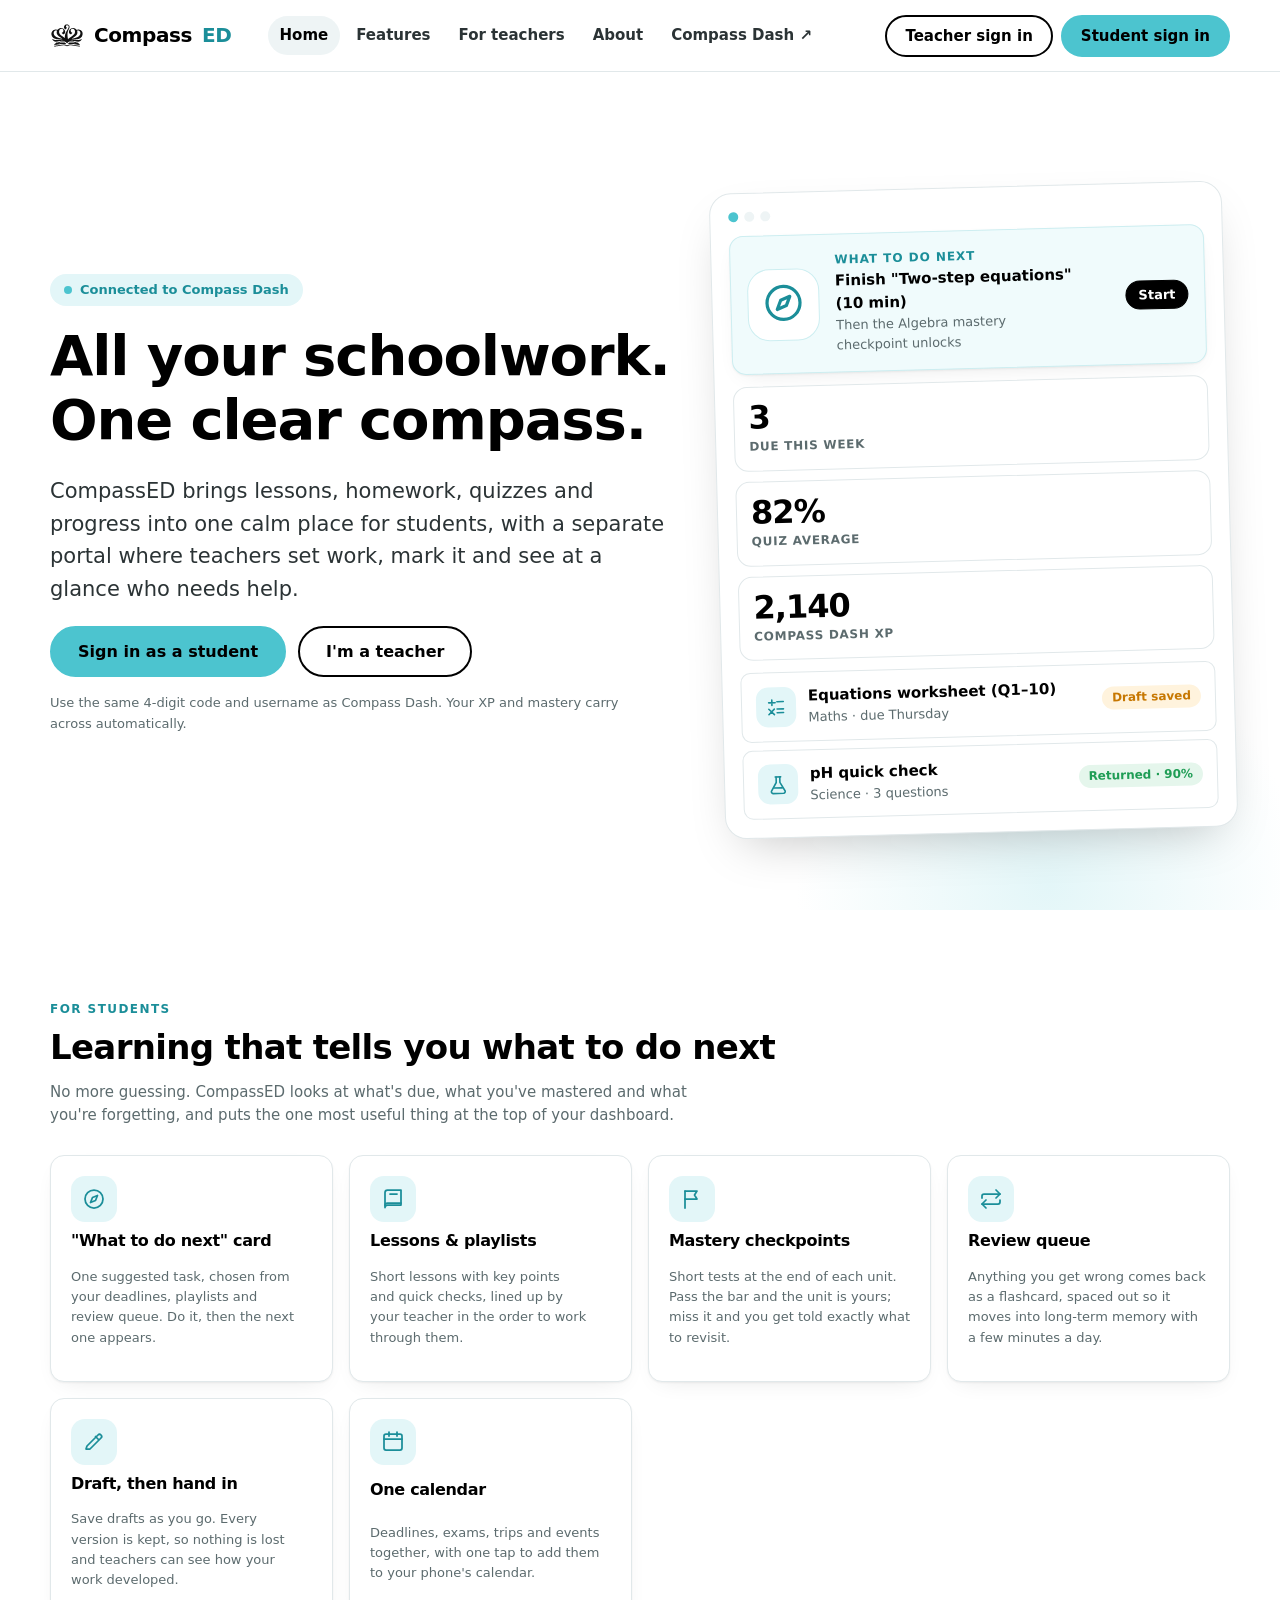
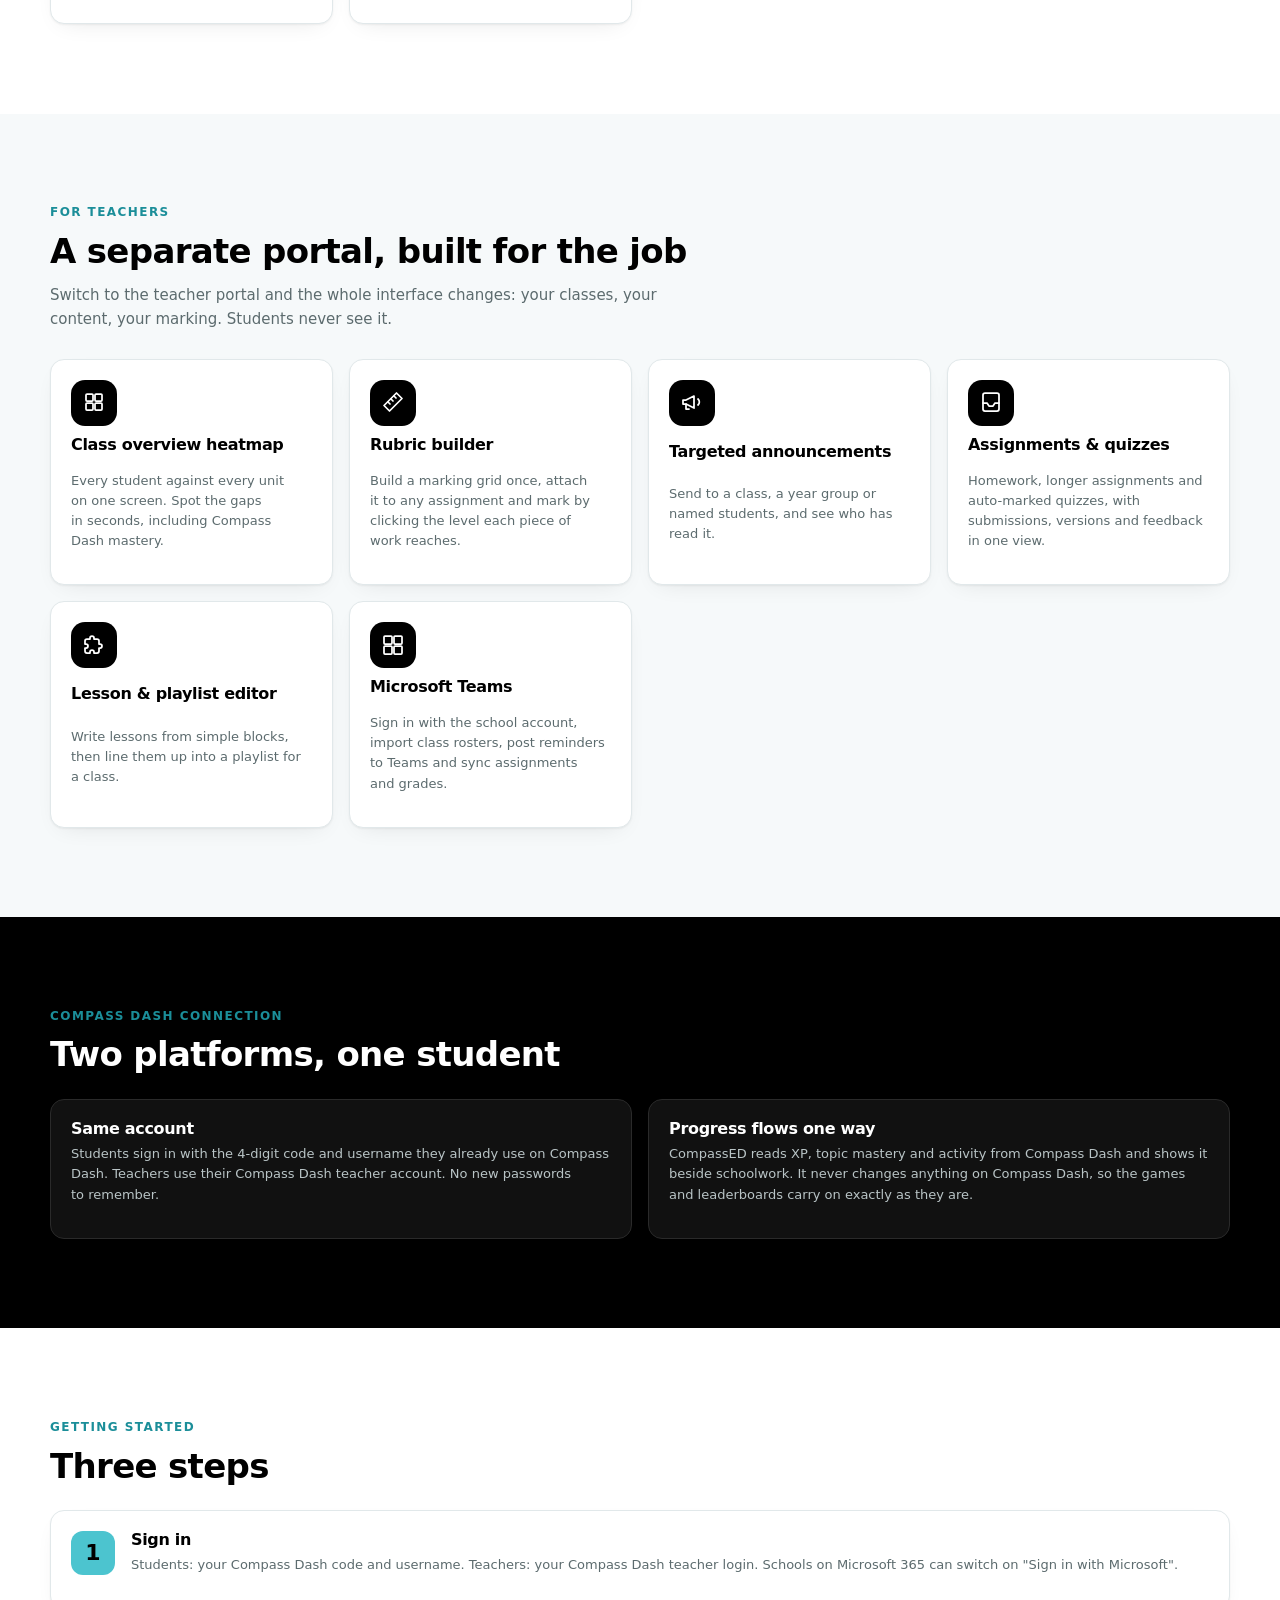
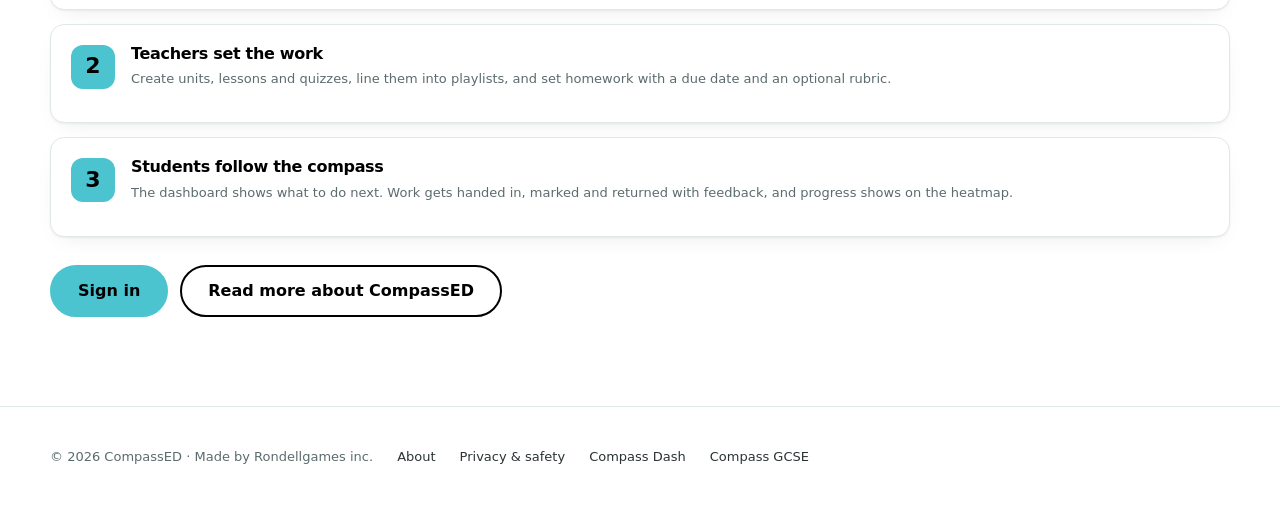
<file: index.html>
<!DOCTYPE html>
<html lang="en">
<head>
<meta charset="utf-8">
<meta name="viewport" content="width=device-width, initial-scale=1, viewport-fit=cover">
<meta http-equiv="Content-Security-Policy" content="default-src 'self'; script-src 'self'; style-src 'self' 'unsafe-inline' https://fonts.googleapis.com; font-src 'self' https://fonts.gstatic.com data:; img-src 'self' data: blob:; connect-src 'self' https://eqaxgofniwyhvwmdzwsm.supabase.co https://login.microsoftonline.com; frame-src https://www.youtube.com https://www.youtube-nocookie.com; object-src 'none'; base-uri 'self'; form-action 'self'">
<meta name="description" content="CompassED: the schoolwork platform connected to Compass Dash. Lessons, homework, quizzes, mastery checkpoints and a teacher portal, all in one place.">
<title>CompassED · Schoolwork, connected to Compass Dash</title>
<link rel="icon" href="assets/logo.svg" type="image/svg+xml">
<link rel="manifest" href="manifest.webmanifest">
<meta name="theme-color" content="#4cc4cf">
<link rel="preconnect" href="https://fonts.googleapis.com"><link rel="preconnect" href="https://fonts.gstatic.com" crossorigin>
<link href="https://fonts.googleapis.com/css2?family=Plus+Jakarta+Sans:wght@400;500;600;700&family=Manrope:wght@700;800&family=JetBrains+Mono:wght@500&display=swap" rel="stylesheet">
<link rel="stylesheet" href="assets/app.css">
</head>
<body>
<header class="nav">
  <div class="wrap">
    <a class="brand" href="index.html"><img src="assets/logo.svg" alt="">Compass<b>ED</b></a>
    <button class="ib burger" data-burger aria-label="Menu"><span data-icon="menu"></span></button>
    <nav id="pubnav">
      <a href="index.html" class="on">Home</a>
      <a href="index.html#features">Features</a>
      <a href="index.html#teachers">For teachers</a>
      <a href="about.html">About</a>
      <a href="https://compassdash.github.io/Compassdash/" target="_blank" rel="noopener">Compass Dash ↗</a>
    </nav>
    <div class="cta">
      <a class="btn ghost" href="signin.html?role=teacher">Teacher sign in</a>
      <a class="btn cyan" href="signin.html">Student sign in</a>
    </div>
  </div>
</header>

<main>
  <section class="hero">
    <div class="wrap hero-grid">
      <div>
        <span class="eyebrow"><span class="dot"></span> Connected to Compass Dash</span>
        <h1>All your schoolwork.<br>One clear compass.</h1>
        <p class="lead">CompassED brings lessons, homework, quizzes and progress into one calm place for students, with a separate portal where teachers set work, mark it and see at a glance who needs help.</p>
        <div class="row">
          <a class="btn cyan lg" href="signin.html">Sign in as a student</a>
          <a class="btn ghost lg" href="signin.html?role=teacher">I'm a teacher</a>
        </div>
        <p class="sm mut" style="margin-top:16px">Use the same 4-digit code and username as Compass Dash. Your XP and mastery carry across automatically.</p>
      </div>
      <div class="mock" aria-hidden="true">
        <div class="top"><i></i><i></i><i></i></div>
        <div class="stack">
          <div class="card tint next" style="padding:16px">
            <div class="big"><span data-icon="compass"></span></div>
            <div><div class="xs cy b" style="letter-spacing:.08em;text-transform:uppercase">What to do next</div><div class="b">Finish "Two-step equations" (10 min)</div><div class="sm mut">Then the Algebra mastery checkpoint unlocks</div></div>
            <span class="btn sm">Start</span>
          </div>
          <div class="grid g3" style="gap:10px">
            <div class="card flat stat" style="padding:14px"><span class="n">3</span><span class="l">Due this week</span></div>
            <div class="card flat stat" style="padding:14px"><span class="n">82%</span><span class="l">Quiz average</span></div>
            <div class="card flat stat" style="padding:14px"><span class="n">2,140</span><span class="l">Compass Dash XP</span></div>
          </div>
          <div class="list">
            <div class="item"><div class="ico"><span data-icon="maths"></span></div><div class="grow"><div class="t">Equations worksheet (Q1–10)</div><div class="s">Maths · due Thursday</div></div><span class="badge warn">Draft saved</span></div>
            <div class="item"><div class="ico"><span data-icon="science"></span></div><div class="grow"><div class="t">pH quick check</div><div class="s">Science · 3 questions</div></div><span class="badge ok">Returned · 90%</span></div>
          </div>
        </div>
      </div>
    </div>
  </section>

  <section class="sec" id="features">
    <div class="wrap">
      <div class="kicker">For students</div>
      <h2>Learning that tells you what to do next</h2>
      <p class="mut" style="max-width:640px">No more guessing. CompassED looks at what's due, what you've mastered and what you're forgetting, and puts the one most useful thing at the top of your dashboard.</p>
      <div class="grid g3" style="margin-top:28px">
        <div class="card feat"><div class="ico"><span data-icon="compass"></span></div><h4>"What to do next" card</h4><p class="sm mut">One suggested task, chosen from your deadlines, playlists and review queue. Do it, then the next one appears.</p></div>
        <div class="card feat"><div class="ico"><span data-icon="book"></span></div><h4>Lessons &amp; playlists</h4><p class="sm mut">Short lessons with key points and quick checks, lined up by your teacher in the order to work through them.</p></div>
        <div class="card feat"><div class="ico"><span data-icon="flag"></span></div><h4>Mastery checkpoints</h4><p class="sm mut">Short tests at the end of each unit. Pass the bar and the unit is yours; miss it and you get told exactly what to revisit.</p></div>
        <div class="card feat"><div class="ico"><span data-icon="repeat"></span></div><h4>Review queue</h4><p class="sm mut">Anything you get wrong comes back as a flashcard, spaced out so it moves into long-term memory with a few minutes a day.</p></div>
        <div class="card feat"><div class="ico"><span data-icon="pencil"></span></div><h4>Draft, then hand in</h4><p class="sm mut">Save drafts as you go. Every version is kept, so nothing is lost and teachers can see how your work developed.</p></div>
        <div class="card feat"><div class="ico"><span data-icon="calendar"></span></div><h4>One calendar</h4><p class="sm mut">Deadlines, exams, trips and events together, with one tap to add them to your phone's calendar.</p></div>
      </div>
    </div>
  </section>

  <section class="sec alt" id="teachers">
    <div class="wrap">
      <div class="kicker">For teachers</div>
      <h2>A separate portal, built for the job</h2>
      <p class="mut" style="max-width:640px">Switch to the teacher portal and the whole interface changes: your classes, your content, your marking. Students never see it.</p>
      <div class="grid g3" style="margin-top:28px">
        <div class="card feat"><div class="ico ink"><span data-icon="grid"></span></div><h4>Class overview heatmap</h4><p class="sm mut">Every student against every unit on one screen. Spot the gaps in seconds, including Compass Dash mastery.</p></div>
        <div class="card feat"><div class="ico ink"><span data-icon="ruler"></span></div><h4>Rubric builder</h4><p class="sm mut">Build a marking grid once, attach it to any assignment and mark by clicking the level each piece of work reaches.</p></div>
        <div class="card feat"><div class="ico ink"><span data-icon="megaphone"></span></div><h4>Targeted announcements</h4><p class="sm mut">Send to a class, a year group or named students, and see who has read it.</p></div>
        <div class="card feat"><div class="ico ink"><span data-icon="inbox"></span></div><h4>Assignments &amp; quizzes</h4><p class="sm mut">Homework, longer assignments and auto-marked quizzes, with submissions, versions and feedback in one view.</p></div>
        <div class="card feat"><div class="ico ink"><span data-icon="puzzle"></span></div><h4>Lesson &amp; playlist editor</h4><p class="sm mut">Write lessons from simple blocks, then line them up into a playlist for a class.</p></div>
        <div class="card feat"><div class="ico ink"><span data-icon="teams"></span></div><h4>Microsoft Teams</h4><p class="sm mut">Sign in with the school account, import class rosters, post reminders to Teams and sync assignments and grades.</p></div>
      </div>
    </div>
  </section>

  <section class="sec ink">
    <div class="wrap">
      <div class="kicker">Compass Dash connection</div>
      <h2>Two platforms, one student</h2>
      <div class="grid g2" style="margin-top:24px">
        <div class="card"><h4>Same account</h4><p class="sm mut">Students sign in with the 4-digit code and username they already use on Compass Dash. Teachers use their Compass Dash teacher account. No new passwords to remember.</p></div>
        <div class="card"><h4>Progress flows one way</h4><p class="sm mut">CompassED reads XP, topic mastery and activity from Compass Dash and shows it beside schoolwork. It never changes anything on Compass Dash, so the games and leaderboards carry on exactly as they are.</p></div>
      </div>
    </div>
  </section>

  <section class="sec">
    <div class="wrap">
      <div class="kicker">Getting started</div>
      <h2>Three steps</h2>
      <div class="steps" style="margin-top:24px">
        <div class="card"><div><h4>Sign in</h4><p class="sm mut">Students: your Compass Dash code and username. Teachers: your Compass Dash teacher login. Schools on Microsoft 365 can switch on "Sign in with Microsoft".</p></div></div>
        <div class="card"><div><h4>Teachers set the work</h4><p class="sm mut">Create units, lessons and quizzes, line them into playlists, and set homework with a due date and an optional rubric.</p></div></div>
        <div class="card"><div><h4>Students follow the compass</h4><p class="sm mut">The dashboard shows what to do next. Work gets handed in, marked and returned with feedback, and progress shows on the heatmap.</p></div></div>
      </div>
      <div class="row" style="margin-top:28px"><a class="btn cyan lg" href="signin.html">Sign in</a><a class="btn ghost lg" href="about.html">Read more about CompassED</a></div>
    </div>
  </section>
</main>

<footer class="foot">
  <div class="wrap">
    <span>© <span id="yr"></span> CompassED · Made by Rondellgames inc.</span>
    <a href="about.html">About</a>
    <a href="about.html#privacy">Privacy &amp; safety</a>
    <a href="https://compassdash.github.io/Compassdash/" target="_blank" rel="noopener">Compass Dash</a>
    <a href="https://compassdash.github.io/Compass-GCSE/" target="_blank" rel="noopener">Compass GCSE</a>
  </div>
</footer>
<script src="assets/icons.js"></script>
<script src="assets/public.js"></script>
</body>
</html>
</file>
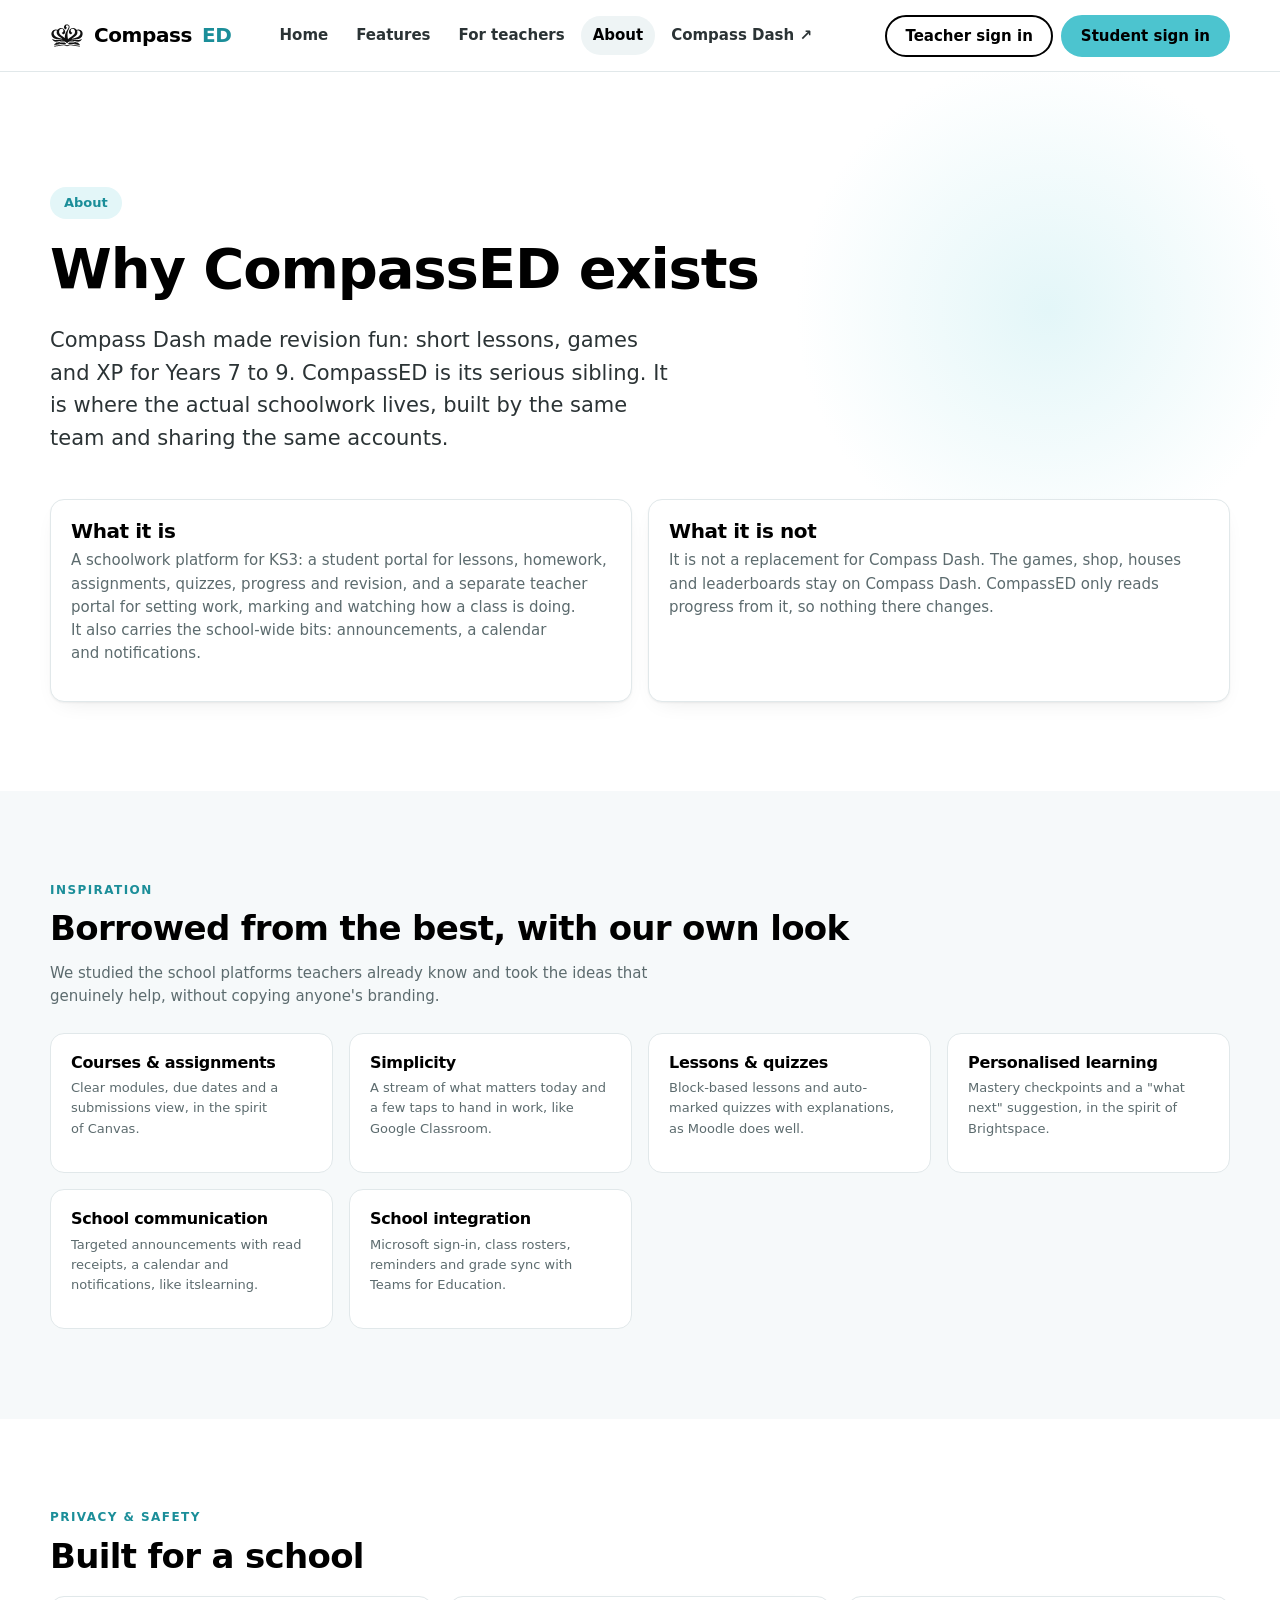
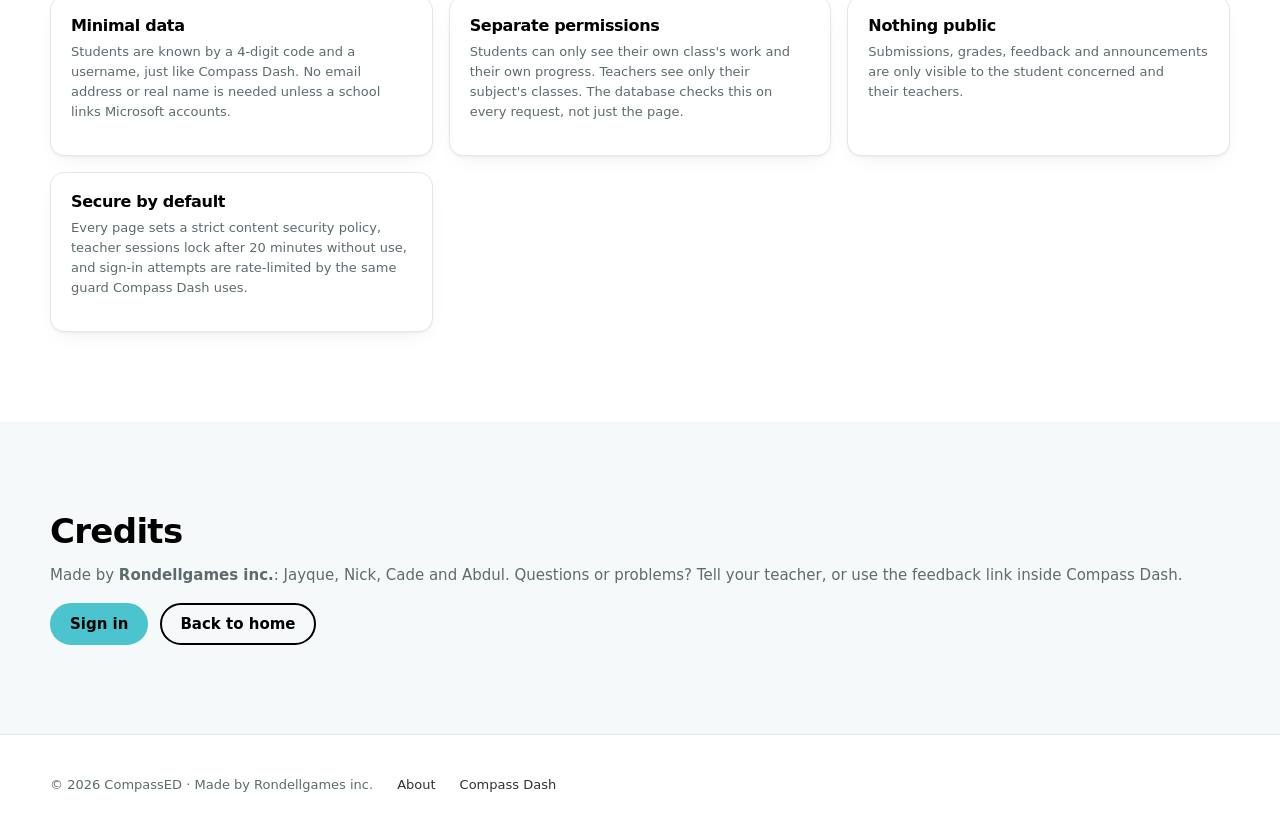
<file: about.html>
<!DOCTYPE html>
<html lang="en">
<head>
<meta charset="utf-8">
<meta name="viewport" content="width=device-width, initial-scale=1, viewport-fit=cover">
<meta http-equiv="Content-Security-Policy" content="default-src 'self'; script-src 'self'; style-src 'self' 'unsafe-inline' https://fonts.googleapis.com; font-src 'self' https://fonts.gstatic.com data:; img-src 'self' data: blob:; connect-src 'self' https://eqaxgofniwyhvwmdzwsm.supabase.co; object-src 'none'; base-uri 'self'; form-action 'self'">
<title>About · CompassED</title>
<link rel="icon" href="assets/logo.svg" type="image/svg+xml">
<link rel="preconnect" href="https://fonts.googleapis.com"><link rel="preconnect" href="https://fonts.gstatic.com" crossorigin>
<link href="https://fonts.googleapis.com/css2?family=Plus+Jakarta+Sans:wght@400;500;600;700&family=Manrope:wght@700;800&family=JetBrains+Mono:wght@500&display=swap" rel="stylesheet">
<link rel="stylesheet" href="assets/app.css">
</head>
<body>
<header class="nav">
  <div class="wrap">
    <a class="brand" href="index.html"><img src="assets/logo.svg" alt="">Compass<b>ED</b></a>
    <button class="ib burger" data-burger aria-label="Menu"><span data-icon="menu"></span></button>
    <nav id="pubnav">
      <a href="index.html">Home</a>
      <a href="index.html#features">Features</a>
      <a href="index.html#teachers">For teachers</a>
      <a href="about.html" class="on">About</a>
      <a href="https://compassdash.github.io/Compassdash/" target="_blank" rel="noopener">Compass Dash ↗</a>
    </nav>
    <div class="cta">
      <a class="btn ghost" href="signin.html?role=teacher">Teacher sign in</a>
      <a class="btn cyan" href="signin.html">Student sign in</a>
    </div>
  </div>
</header>

<main>
  <section class="hero" style="padding-bottom:24px">
    <div class="wrap">
      <span class="eyebrow">About</span>
      <h1>Why CompassED exists</h1>
      <p class="lead">Compass Dash made revision fun: short lessons, games and XP for Years 7 to 9. CompassED is its serious sibling. It is where the actual schoolwork lives, built by the same team and sharing the same accounts.</p>
    </div>
  </section>

  <section class="sec" style="padding-top:0">
    <div class="wrap grid g2">
      <div class="card">
        <h3>What it is</h3>
        <p class="mut">A schoolwork platform for KS3: a student portal for lessons, homework, assignments, quizzes, progress and revision, and a separate teacher portal for setting work, marking and watching how a class is doing. It also carries the school-wide bits: announcements, a calendar and notifications.</p>
      </div>
      <div class="card">
        <h3>What it is not</h3>
        <p class="mut">It is not a replacement for Compass Dash. The games, shop, houses and leaderboards stay on Compass Dash. CompassED only reads progress from it, so nothing there changes.</p>
      </div>
    </div>
  </section>

  <section class="sec alt">
    <div class="wrap">
      <div class="kicker">Inspiration</div>
      <h2>Borrowed from the best, with our own look</h2>
      <p class="mut" style="max-width:660px">We studied the school platforms teachers already know and took the ideas that genuinely help, without copying anyone's branding.</p>
      <div class="grid g3" style="margin-top:24px">
        <div class="card flat"><h4>Courses &amp; assignments</h4><p class="sm mut">Clear modules, due dates and a submissions view, in the spirit of Canvas.</p></div>
        <div class="card flat"><h4>Simplicity</h4><p class="sm mut">A stream of what matters today and a few taps to hand in work, like Google Classroom.</p></div>
        <div class="card flat"><h4>Lessons &amp; quizzes</h4><p class="sm mut">Block-based lessons and auto-marked quizzes with explanations, as Moodle does well.</p></div>
        <div class="card flat"><h4>Personalised learning</h4><p class="sm mut">Mastery checkpoints and a "what next" suggestion, in the spirit of Brightspace.</p></div>
        <div class="card flat"><h4>School communication</h4><p class="sm mut">Targeted announcements with read receipts, a calendar and notifications, like itslearning.</p></div>
        <div class="card flat"><h4>School integration</h4><p class="sm mut">Microsoft sign-in, class rosters, reminders and grade sync with Teams for Education.</p></div>
      </div>
    </div>
  </section>

  <section class="sec" id="privacy">
    <div class="wrap">
      <div class="kicker">Privacy &amp; safety</div>
      <h2>Built for a school</h2>
      <div class="grid g2" style="margin-top:20px">
        <div class="card"><h4>Minimal data</h4><p class="sm mut">Students are known by a 4-digit code and a username, just like Compass Dash. No email address or real name is needed unless a school links Microsoft accounts.</p></div>
        <div class="card"><h4>Separate permissions</h4><p class="sm mut">Students can only see their own class's work and their own progress. Teachers see only their subject's classes. The database checks this on every request, not just the page.</p></div>
        <div class="card"><h4>Nothing public</h4><p class="sm mut">Submissions, grades, feedback and announcements are only visible to the student concerned and their teachers.</p></div>
        <div class="card"><h4>Secure by default</h4><p class="sm mut">Every page sets a strict content security policy, teacher sessions lock after 20 minutes without use, and sign-in attempts are rate-limited by the same guard Compass Dash uses.</p></div>
      </div>
    </div>
  </section>

  <section class="sec alt">
    <div class="wrap">
      <h2>Credits</h2>
      <p class="mut">Made by <b>Rondellgames inc.</b>: Jayque, Nick, Cade and Abdul. Questions or problems? Tell your teacher, or use the feedback link inside Compass Dash.</p>
      <div class="row" style="margin-top:12px"><a class="btn cyan" href="signin.html">Sign in</a><a class="btn ghost" href="index.html">Back to home</a></div>
    </div>
  </section>
</main>

<footer class="foot">
  <div class="wrap">
    <span>© <span id="yr"></span> CompassED · Made by Rondellgames inc.</span>
    <a href="about.html">About</a>
    <a href="https://compassdash.github.io/Compassdash/" target="_blank" rel="noopener">Compass Dash</a>
  </div>
</footer>
<script src="assets/icons.js"></script>
<script src="assets/public.js"></script>
</body>
</html>
</file>
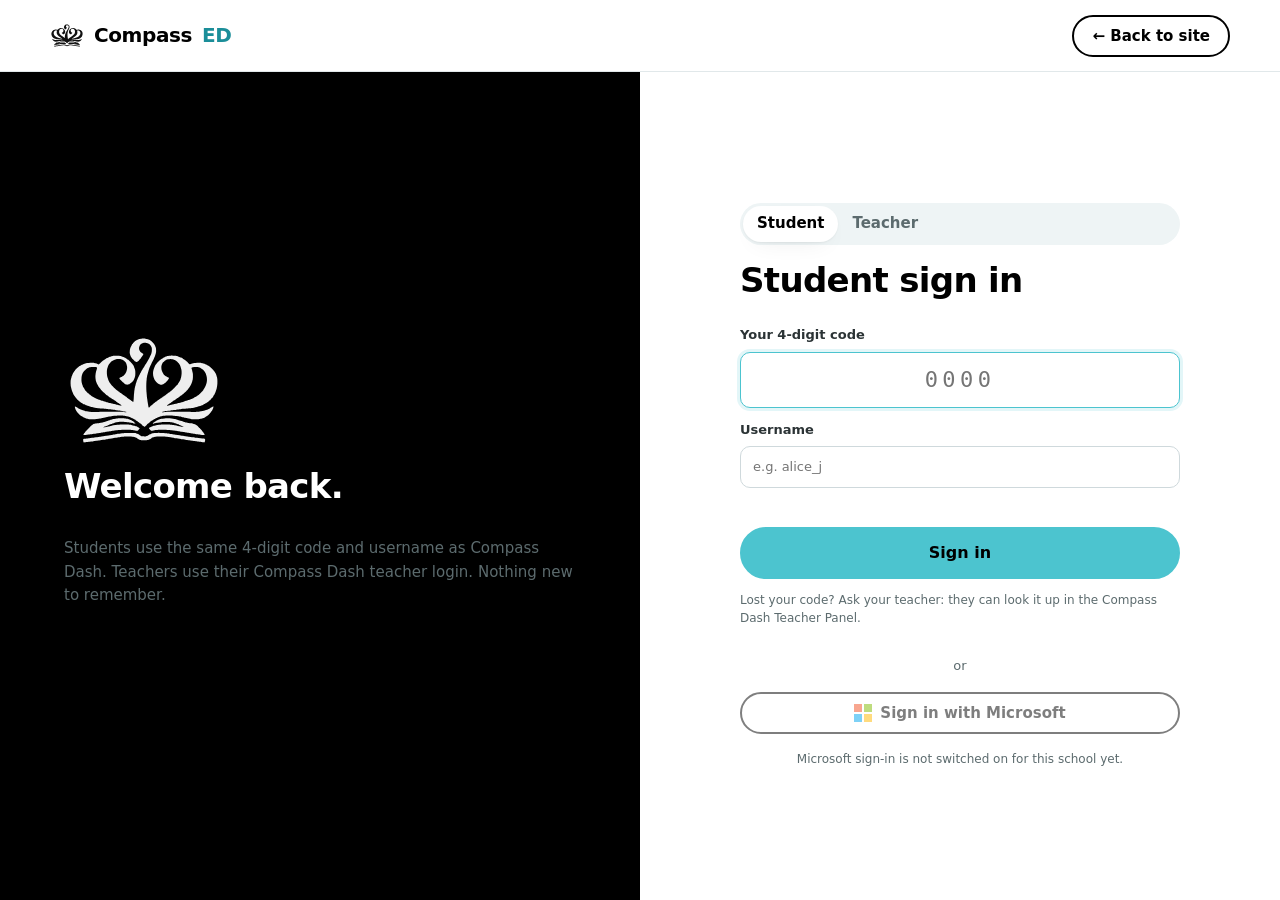
<file: app.html>
<!DOCTYPE html>
<html lang="en">
<head>
<meta charset="utf-8">
<meta name="viewport" content="width=device-width, initial-scale=1, viewport-fit=cover">
<meta http-equiv="Content-Security-Policy" content="default-src 'self'; script-src 'self'; style-src 'self' 'unsafe-inline' https://fonts.googleapis.com; font-src 'self' https://fonts.gstatic.com data:; img-src 'self' data: blob: https:; connect-src 'self' https://eqaxgofniwyhvwmdzwsm.supabase.co https://login.microsoftonline.com; frame-src https://www.youtube.com https://www.youtube-nocookie.com https://player.vimeo.com; form-action 'self' https://login.microsoftonline.com; object-src 'none'; base-uri 'self'">
<meta name="referrer" content="strict-origin-when-cross-origin">
<title>CompassED</title>
<link rel="icon" href="assets/logo.svg" type="image/svg+xml">
<link rel="manifest" href="manifest.webmanifest">
<meta name="theme-color" content="#000000">
<link rel="preconnect" href="https://fonts.googleapis.com"><link rel="preconnect" href="https://fonts.gstatic.com" crossorigin>
<link href="https://fonts.googleapis.com/css2?family=Plus+Jakarta+Sans:wght@400;500;600;700&family=Manrope:wght@700;800&family=JetBrains+Mono:wght@500&display=swap" rel="stylesheet">
<link rel="stylesheet" href="assets/app.css">
</head>
<body>
<div class="shell">
  <aside class="side" id="side">
    <a class="brand" href="#/"><img src="assets/logo-white.svg" alt="">Compass<b>ED</b></a>
    <div class="sw" id="portalSwitch"><a class="on" href="#/">Student</a><a href="signin.html?role=teacher">Teacher</a></div>
    <a class="nl" href="#/"><span data-icon="compass"></span>Dashboard</a>
    <a class="nl" href="#/subjects"><span data-icon="book"></span>Subjects</a>
    <a class="nl" href="#/assignments"><span data-icon="pencil"></span>Assignments <span class="n hide" id="nDue"></span></a>
    <a class="nl" href="#/review"><span data-icon="repeat"></span>Review queue <span class="n hide" id="nRev"></span></a>
    <a class="nl" href="#/progress"><span data-icon="chart"></span>Progress</a>
    <a class="nl" href="#/calendar"><span data-icon="calendar"></span>Calendar</a>
    <a class="nl" href="#/announcements"><span data-icon="megaphone"></span>Announcements <span class="n hide" id="nAnn"></span></a>
    <a class="nl" href="#/settings"><span data-icon="settings"></span>Settings</a>
    <div class="sp"></div>
    <a class="nl" id="cdLink" href="https://compassdash.github.io/Compassdash/" target="_blank" rel="noopener"><span data-icon="game"></span>Compass Dash ↗</a>
    <div class="me"><div class="av" id="meAv">?</div><div><div class="nm" id="meName">…</div><div class="rl" id="meClass"></div></div><button class="ib right" id="signout" title="Sign out" aria-label="Sign out" style="color:#9aa5a8"><span data-icon="exit"></span></button></div>
  </aside>
  <div class="scrim" id="scrim"></div>
  <div class="main">
    <div class="topbar">
      <button class="ib burger" data-burger aria-label="Menu"><span data-icon="menu"></span></button>
      <h2 id="ptitle">Dashboard</h2>
      <div class="right bell" id="bellWrap"><button class="ib" id="bell" aria-label="Notifications"><span data-icon="bell"></span><span class="n hide" id="bellN"></span></button><div class="pop" id="bellPop"></div></div>
    </div>
    <main class="page" id="page"></main>
  </div>
</div>
<script src="assets/config.js"></script>
<script src="assets/core.js"></script>
<script src="assets/icons.js"></script>
<script src="assets/demo.js"></script>
<script src="assets/ms.js"></script>
<script src="assets/student.js"></script>
</body>
</html>
</file>
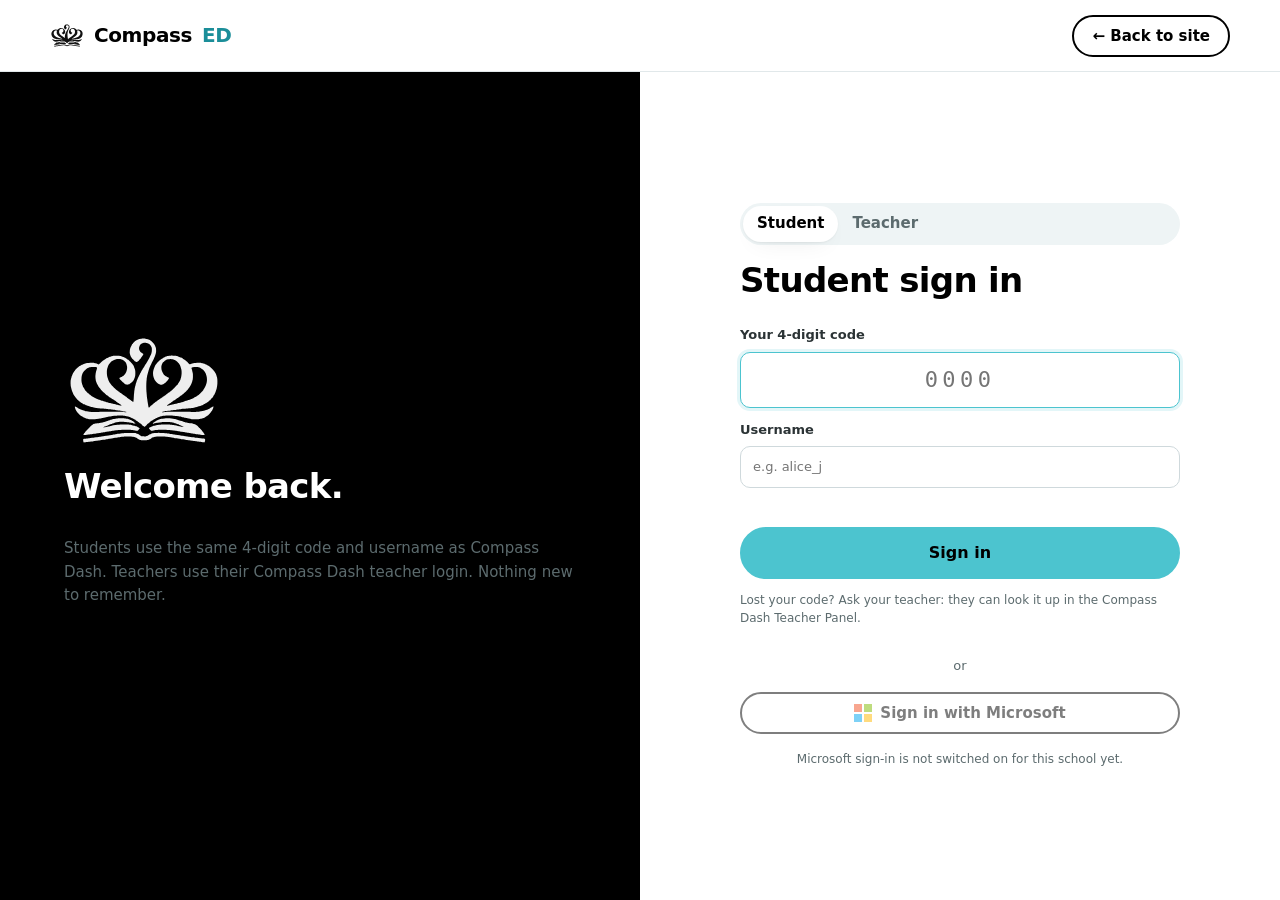
<file: signin.html>
<!DOCTYPE html>
<html lang="en">
<head>
<meta charset="utf-8">
<meta name="viewport" content="width=device-width, initial-scale=1, viewport-fit=cover">
<meta http-equiv="Content-Security-Policy" content="default-src 'self'; script-src 'self'; style-src 'self' 'unsafe-inline' https://fonts.googleapis.com; font-src 'self' https://fonts.gstatic.com data:; img-src 'self' data: blob:; connect-src 'self' https://eqaxgofniwyhvwmdzwsm.supabase.co https://login.microsoftonline.com; form-action 'self' https://login.microsoftonline.com; object-src 'none'; base-uri 'self'">
<meta name="referrer" content="strict-origin-when-cross-origin">
<title>Sign in · CompassED</title>
<link rel="icon" href="assets/logo.svg" type="image/svg+xml">
<link rel="preconnect" href="https://fonts.googleapis.com"><link rel="preconnect" href="https://fonts.gstatic.com" crossorigin>
<link href="https://fonts.googleapis.com/css2?family=Plus+Jakarta+Sans:wght@400;500;600;700&family=Manrope:wght@700;800&family=JetBrains+Mono:wght@500&display=swap" rel="stylesheet">
<link rel="stylesheet" href="assets/app.css">
<style>
  .si{min-height:calc(100dvh - var(--nav));display:grid;grid-template-columns:1fr 1fr}
  .si .art{background:var(--ink);color:#fff;padding:clamp(28px,5vw,64px);display:flex;flex-direction:column;justify-content:center;gap:18px}
  .si .art img{width:160px;filter:invert(1)}
  .si .form{display:grid;place-items:center;padding:clamp(20px,4vw,56px)}
  .si .box{width:min(440px,100%);display:grid;gap:16px}
  @media (max-width:900px){.si{grid-template-columns:1fr}.si .art{padding:24px 20px}.si .art img{width:90px}}
</style>
</head>
<body>
<header class="nav">
  <div class="wrap">
    <a class="brand" href="index.html"><img src="assets/logo.svg" alt="">Compass<b>ED</b></a>
    <div class="cta"><a class="btn ghost" href="index.html">← Back to site</a></div>
  </div>
</header>
<main class="si">
  <aside class="art">
    <img src="assets/logo.svg" alt="">
    <h2 style="color:#fff">Welcome back.</h2>
    <p class="mut">Students use the same 4-digit code and username as Compass Dash. Teachers use their Compass Dash teacher login. Nothing new to remember.</p>
    <div id="demoAccounts"></div>
  </aside>
  <section class="form">
    <div class="box">
      <div class="seg" role="tablist">
        <button id="tabS" class="on" role="tab">Student</button>
        <button id="tabT" role="tab">Teacher</button>
      </div>

      <form id="fS" class="stack" autocomplete="off">
        <h2>Student sign in</h2>
        <label class="f">Your 4-digit code<input class="in big" id="sCode" inputmode="numeric" pattern="[0-9]{4}" maxlength="4" placeholder="0000" required></label>
        <label class="f">Username<input class="in" id="sUser" maxlength="16" placeholder="e.g. alice_j" autocapitalize="off" required></label>
        <div class="err" id="sErr"></div>
        <button class="btn cyan lg w" id="sBtn" type="submit">Sign in</button>
        <p class="help">Lost your code? Ask your teacher: they can look it up in the Compass Dash Teacher Panel.</p>
      </form>

      <form id="fT" class="stack hide" autocomplete="on">
        <h2>Teacher sign in</h2>
        <label class="f">Username<input class="in" id="tUser" autocomplete="username" required></label>
        <label class="f">Password<input class="in" id="tPw" type="password" autocomplete="current-password" required></label>
        <div class="err" id="tErr"></div>
        <button class="btn lg w" id="tBtn" type="submit">Sign in to the teacher portal</button>
        <p class="help">Your teacher account comes from Compass Dash. Not set up yet? Claim your invite code in the Compass Dash Teacher Panel first.</p>
      </form>

      <div class="row" style="justify-content:center;gap:16px"><span class="mut sm">or</span></div>
      <button class="btn ghost w" id="msBtn"><span class="ms"><i></i><i></i><i></i><i></i></span> Sign in with Microsoft</button>
      <div class="help" id="msHelp" style="text-align:center"></div>
    </div>
  </section>
</main>
<script src="assets/config.js"></script>
<script src="assets/core.js"></script>
<script src="assets/icons.js"></script>
<script src="assets/demo.js"></script>
<script src="assets/ms.js"></script>
<script src="assets/signin.js"></script>
</body>
</html>
</file>
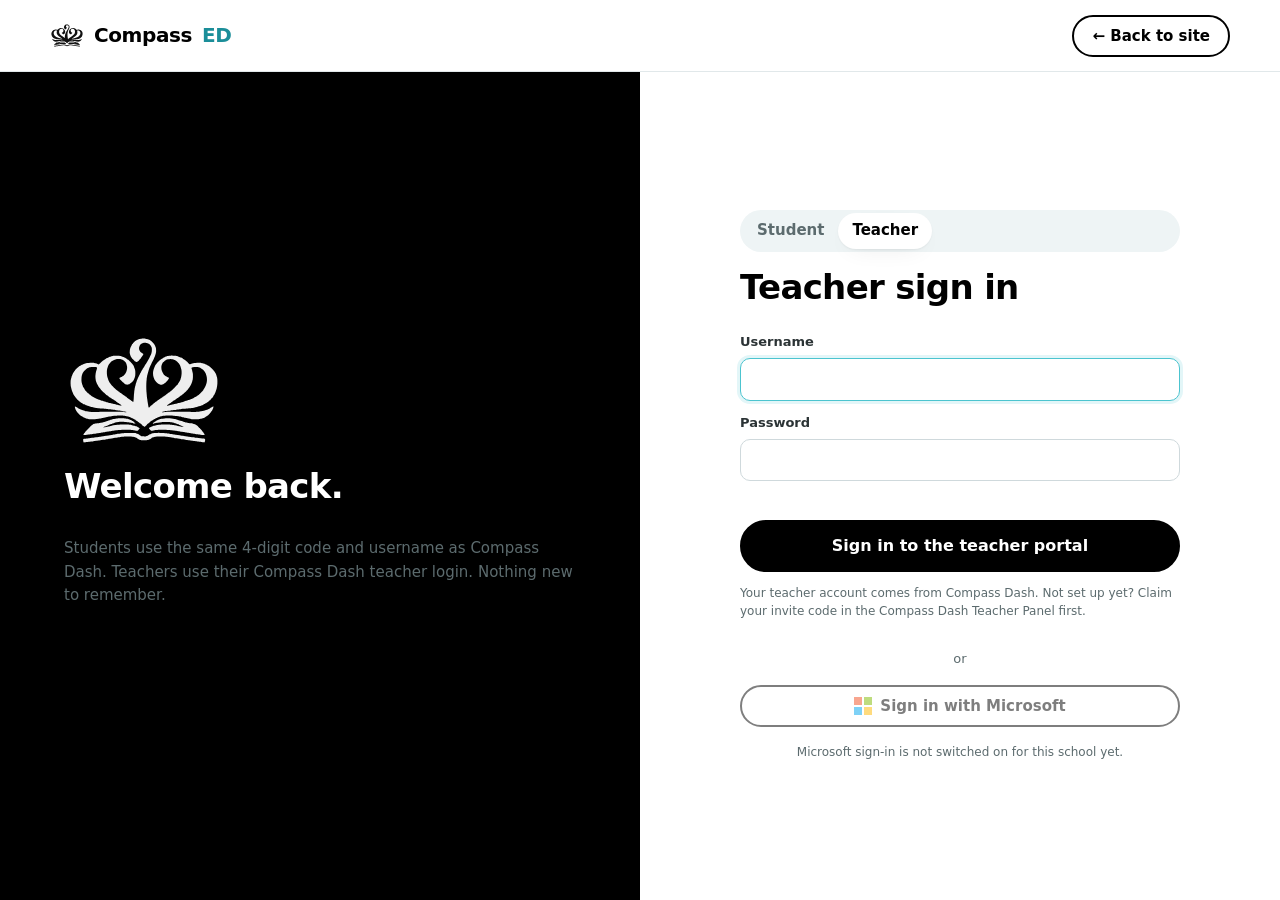
<file: teach.html>
<!DOCTYPE html>
<html lang="en">
<head>
<meta charset="utf-8">
<meta name="viewport" content="width=device-width, initial-scale=1, viewport-fit=cover">
<meta http-equiv="Content-Security-Policy" content="default-src 'self'; script-src 'self'; style-src 'self' 'unsafe-inline' https://fonts.googleapis.com; font-src 'self' https://fonts.gstatic.com data:; img-src 'self' data: blob: https:; connect-src 'self' https://eqaxgofniwyhvwmdzwsm.supabase.co https://login.microsoftonline.com https://graph.microsoft.com; frame-src https://www.youtube.com https://www.youtube-nocookie.com https://player.vimeo.com; form-action 'self' https://login.microsoftonline.com; object-src 'none'; base-uri 'self'">
<meta name="referrer" content="strict-origin-when-cross-origin">
<title>Teacher portal · CompassED</title>
<link rel="icon" href="assets/logo.svg" type="image/svg+xml">
<meta name="theme-color" content="#000000">
<link rel="preconnect" href="https://fonts.googleapis.com"><link rel="preconnect" href="https://fonts.gstatic.com" crossorigin>
<link href="https://fonts.googleapis.com/css2?family=Plus+Jakarta+Sans:wght@400;500;600;700&family=Manrope:wght@700;800&family=JetBrains+Mono:wght@500&display=swap" rel="stylesheet">
<link rel="stylesheet" href="assets/app.css">
<style>
  /* The teacher portal is a separate, website-style interface: white sidebar, black accents. */
  .side.teach{background:#fff;color:var(--ink);border-right:1px solid var(--line)}
  .side.teach .brand{color:var(--ink)} .side.teach .brand b{color:var(--cyan3)}
  .side.teach a.nl{color:var(--ink2)} .side.teach a.nl:hover{background:var(--bg3);color:var(--ink)} .side.teach a.nl.on{background:var(--ink);color:#fff}
  .side.teach a.nl .n{background:var(--cyan);color:#000} .side.teach .me{background:var(--bg2)} .side.teach .me .nm{color:var(--ink)} .side.teach .me .av{background:var(--ink);color:#fff}
  .side.teach .sw{background:var(--bg3)} .side.teach .sw a.on{background:var(--ink);color:#fff}
  .side.teach .sec-l{font-size:11px;font-weight:800;letter-spacing:.1em;text-transform:uppercase;color:var(--mute);padding:14px 12px 4px}
  .topbar.teach{background:var(--ink);color:#fff;border-color:#000} .topbar.teach .ib{color:#fff} .topbar.teach .ib:hover{background:#222}
  body{background:var(--bg2)}
</style>
</head>
<body>
<div class="shell">
  <aside class="side teach" id="side">
    <a class="brand" href="#/"><img src="assets/logo.svg" alt="">Compass<b>ED</b></a>
    <div class="sw" id="portalSwitch"><a href="app.html">Student</a><a class="on" href="#/">Teacher</a></div>
    <a class="nl" href="#/"><span data-icon="home"></span>Dashboard</a>
    <div class="sec-l">Teaching</div>
    <a class="nl" href="#/classes"><span data-icon="users"></span>Classes</a>
    <a class="nl" href="#/assignments"><span data-icon="pencil"></span>Assignments <span class="n hide" id="nGrade"></span></a>
    <a class="nl" href="#/content"><span data-icon="puzzle"></span>Lessons &amp; quizzes</a>
    <a class="nl" href="#/playlists"><span data-icon="play"></span>Playlists</a>
    <a class="nl" href="#/rubrics"><span data-icon="ruler"></span>Rubrics</a>
    <div class="sec-l">School</div>
    <a class="nl" href="#/announcements"><span data-icon="megaphone"></span>Announcements</a>
    <a class="nl" href="#/calendar"><span data-icon="calendar"></span>Calendar</a>
    <a class="nl" href="#/teams"><span data-icon="teams"></span>Microsoft Teams</a>
    <a class="nl" href="#/settings"><span data-icon="settings"></span>Settings</a>
    <div class="sp"></div>
    <a class="nl" id="cdLink" href="https://compassdash.github.io/Compassdash/" target="_blank" rel="noopener"><span data-icon="game"></span>Compass Dash Teacher Panel ↗</a>
    <div class="me"><div class="av" id="meAv">?</div><div><div class="nm" id="meName">…</div><div class="rl" id="meRole"></div></div><button class="ib right" id="signout" title="Sign out" aria-label="Sign out"><span data-icon="exit"></span></button></div>
  </aside>
  <div class="scrim" id="scrim"></div>
  <div class="main">
    <div class="topbar teach">
      <button class="ib burger" data-burger aria-label="Menu"><span data-icon="menu"></span></button>
      <h2 id="ptitle">Dashboard</h2>
      <span class="badge" style="background:#222;color:#fff">Teacher portal</span>
      <div class="right bell" id="bellWrap"><button class="ib" id="bell" aria-label="Notifications"><span data-icon="bell"></span><span class="n hide" id="bellN"></span></button><div class="pop" id="bellPop" style="color:var(--ink)"></div></div>
    </div>
    <main class="page" id="page"></main>
  </div>
</div>
<script src="assets/config.js"></script>
<script src="assets/core.js"></script>
<script src="assets/icons.js"></script>
<script src="assets/demo.js"></script>
<script src="assets/ms.js"></script>
<script src="assets/teacher.js"></script>
</body>
</html>
</file>
<file: assets/app.css>
/* CompassED design system: white, cyan (#4cc4cf) and black. */
:root{
  --bg:#ffffff; --bg2:#f6f9fa; --bg3:#eef4f5; --ink:#000000; --ink2:#2b3335; --mute:#5c6b6e; --line:#e1e8ea; --line2:#cfd9dc;
  --cyan:#4cc4cf; --cyan2:#2fa9b5; --cyan3:#1b8e99; --cyan-soft:#e3f6f8; --cyan-tint:#f0fbfc;
  --ok:#1f9d55; --ok-soft:#e5f6ec; --warn:#c77700; --warn-soft:#fff3dd; --bad:#d13c3c; --bad-soft:#fde8e8;
  --r:14px; --r2:10px; --r3:999px; --sh:0 1px 2px rgba(0,0,0,.05),0 8px 24px -12px rgba(0,0,0,.12); --sh2:0 20px 50px -20px rgba(0,0,0,.25);
  --font:"Plus Jakarta Sans",system-ui,-apple-system,"Segoe UI",sans-serif; --head:"Manrope","Plus Jakarta Sans",system-ui,sans-serif; --mono:"JetBrains Mono",ui-monospace,Menlo,monospace;
  --nav:72px; --side:248px;
}
*{box-sizing:border-box}
html{-webkit-text-size-adjust:100%;scroll-behavior:smooth}
body{margin:0;background:var(--bg);color:var(--ink);font:15px/1.55 var(--font);-webkit-font-smoothing:antialiased;text-wrap:pretty}
/* icons */
.i{display:inline-flex;width:1.2em;height:1.2em;flex:0 0 auto;vertical-align:-.25em} .i svg{width:100%;height:100%;display:block}
.btn .i{width:1.1em;height:1.1em;margin-right:-2px} .badge .i{width:1em;height:1em} .ib .i{width:20px;height:20px}
.nl .i{width:20px;height:20px} .ico .i{width:22px;height:22px;color:var(--cyan3)} .ico.sm .i{width:18px;height:18px} .ico.ink .i{color:#fff} .ico.lg{width:60px;height:60px;border-radius:18px} .ico.lg .i{width:30px;height:30px}
.big .i,.empty .big .i{width:40px;height:40px;color:var(--cyan3)} .big.xl .i{width:56px;height:56px} .next .big .i{width:44px;height:44px}
.banner .i{width:18px;height:18px}
/* motion */
.motion .page>*{animation:rise .28s cubic-bezier(.2,.7,.2,1) both} .page>*:nth-child(2){animation-delay:.04s} .page>*:nth-child(3){animation-delay:.08s} .page>*:nth-child(n+4){animation-delay:.12s}
@keyframes rise{from{opacity:0;transform:translateY(8px)}to{opacity:1;transform:none}}
@media (prefers-reduced-motion:reduce){*,*::before,*::after{animation-duration:.001s!important;transition-duration:.001s!important}}
h1,h2,h3,h4{font-family:var(--head);letter-spacing:-.02em;line-height:1.15;margin:0 0 .4em;font-weight:800}
h1{font-size:clamp(32px,5vw,56px)} h2{font-size:clamp(24px,3vw,34px)} h3{font-size:20px} h4{font-size:16px;font-weight:700}
p{margin:0 0 1em} a{color:var(--cyan3);text-decoration:none} a:hover{text-decoration:underline}
img,svg,video{max-width:100%;display:block}
button,input,select,textarea{font:inherit;color:inherit}
:focus-visible{outline:3px solid var(--cyan);outline-offset:2px;border-radius:6px}
.sr{position:absolute;width:1px;height:1px;overflow:hidden;clip:rect(0 0 0 0);white-space:nowrap}
.wrap{width:min(1180px,100% - 32px);margin-inline:auto}
.mut{color:var(--mute)} .sm{font-size:13px} .xs{font-size:12px} .b{font-weight:700} .cy{color:var(--cyan3)}
.row{display:flex;gap:12px;align-items:center;flex-wrap:wrap} .between{justify-content:space-between} .grow{flex:1 1 auto} .right{margin-left:auto}
.stack{display:grid;gap:12px}
.hide{display:none!important}
.grid{display:grid;gap:16px} .g2{grid-template-columns:repeat(auto-fit,minmax(min(100%,300px),1fr))} .g3{grid-template-columns:repeat(auto-fit,minmax(min(100%,240px),1fr))} .g4{grid-template-columns:repeat(auto-fit,minmax(min(100%,150px),1fr))}

/* ---- buttons, badges, forms ---- */
.btn{display:inline-flex;align-items:center;justify-content:center;gap:8px;border:2px solid var(--ink);background:var(--ink);color:#fff;border-radius:var(--r3);padding:10px 18px;font-weight:700;cursor:pointer;transition:.15s;white-space:nowrap;line-height:1.2;text-decoration:none}
.btn:hover{background:#222;border-color:#222;text-decoration:none;transform:translateY(-1px)} .btn:active{transform:none}
.btn.cyan{background:var(--cyan);border-color:var(--cyan);color:#000} .btn.cyan:hover{background:var(--cyan2);border-color:var(--cyan2)}
.btn.ghost{background:transparent;color:var(--ink)} .btn.ghost:hover{background:var(--bg3)}
.btn.soft{background:var(--cyan-soft);border-color:var(--cyan-soft);color:var(--cyan3)} .btn.soft:hover{background:#d2f0f3;border-color:#d2f0f3}
.btn.bad{background:var(--bad-soft);border-color:var(--bad-soft);color:var(--bad)}
.btn.sm{padding:6px 12px;font-size:13px;border-width:1.5px} .btn.lg{padding:14px 26px;font-size:16px}
.btn:disabled{opacity:.5;cursor:not-allowed;transform:none}
.btn.w{width:100%}
.ib{display:inline-flex;align-items:center;justify-content:center;width:36px;height:36px;border-radius:50%;border:0;background:transparent;cursor:pointer;color:var(--ink2)} .ib:hover{background:var(--bg3)}
.badge{display:inline-flex;align-items:center;gap:6px;border-radius:var(--r3);padding:3px 10px;font-size:12px;font-weight:700;background:var(--bg3);color:var(--ink2);line-height:1.4;white-space:nowrap}
.badge.cyan{background:var(--cyan-soft);color:var(--cyan3)} .badge.ok{background:var(--ok-soft);color:var(--ok)} .badge.warn{background:var(--warn-soft);color:var(--warn)} .badge.bad{background:var(--bad-soft);color:var(--bad)} .badge.ink{background:var(--ink);color:#fff}
.dot{width:8px;height:8px;border-radius:50%;background:var(--cyan);display:inline-block}
label.f{display:grid;gap:6px;font-size:13px;font-weight:700;color:var(--ink2)}
.in,textarea.in,select.in{width:100%;border:1.5px solid var(--line2);border-radius:var(--r2);padding:10px 12px;background:#fff;font-weight:500;color:var(--ink);transition:.15s}
.in:focus{border-color:var(--cyan);box-shadow:0 0 0 3px var(--cyan-soft);outline:0}
textarea.in{min-height:120px;resize:vertical;line-height:1.5}
.in.big{font-size:22px;letter-spacing:.2em;text-align:center;font-weight:500;font-family:var(--mono)}
.chk{display:flex;gap:10px;align-items:center;font-weight:500;cursor:pointer}
.chk input{width:18px;height:18px;accent-color:var(--cyan3)}
.err{color:var(--bad);font-weight:600;font-size:13px;min-height:1.2em}
.help{font-size:12px;color:var(--mute);font-weight:500}

/* ---- cards ---- */
.card{background:#fff;border:1px solid var(--line);border-radius:var(--r);padding:20px;box-shadow:var(--sh)}
.card.flat{box-shadow:none} .card.tint{background:var(--cyan-tint);border-color:#cdeef1} .card.ink{background:var(--ink);color:#fff;border-color:var(--ink)}
.card.ink .mut{color:#b9c4c6}
.card h3{margin-bottom:6px}
.card .hd{display:flex;align-items:center;justify-content:space-between;gap:12px;margin-bottom:14px}
.card .hd h3{margin:0}
.stat{display:grid;gap:4px}
.stat .n{font-family:var(--head);font-size:32px;font-weight:800;letter-spacing:-.03em;line-height:1}
.stat .l{font-size:12px;color:var(--mute);font-weight:600;text-transform:uppercase;letter-spacing:.06em}
.list{display:grid;gap:8px}
.item{display:flex;gap:12px;align-items:center;padding:12px 14px;border:1px solid var(--line);border-radius:var(--r2);background:#fff;transition:.15s;color:inherit;text-decoration:none}
a.item:hover,.item.click:hover{border-color:var(--cyan);background:var(--cyan-tint);text-decoration:none;cursor:pointer}
.item .t{font-weight:700} .item .s{font-size:13px;color:var(--mute)}
.ico{width:40px;height:40px;border-radius:12px;display:grid;place-items:center;font-size:20px;background:var(--cyan-soft);flex:0 0 auto}
.ico.ink{background:var(--ink);color:#fff} .ico.sm{width:32px;height:32px;font-size:16px;border-radius:9px}
.bar{height:8px;border-radius:var(--r3);background:var(--bg3);overflow:hidden} .bar i{display:block;height:100%;background:var(--cyan);border-radius:var(--r3);transition:width .4s}
.bar.ink i{background:var(--ink)} .bar.ok i{background:var(--ok)} .bar.warn i{background:var(--warn)}
.empty{padding:28px;text-align:center;color:var(--mute);border:1.5px dashed var(--line2);border-radius:var(--r);background:var(--bg2)}
.empty .big{font-size:34px;margin-bottom:6px}
.tabs{display:flex;gap:4px;border-bottom:1px solid var(--line);margin-bottom:18px;overflow-x:auto}
.tabs button{border:0;background:none;padding:10px 14px;font-weight:700;color:var(--mute);border-bottom:3px solid transparent;cursor:pointer;margin-bottom:-1px;white-space:nowrap}
.tabs button.on{color:var(--ink);border-color:var(--cyan)}
.seg{display:inline-flex;background:var(--bg3);border-radius:var(--r3);padding:3px}
.seg button{border:0;background:none;padding:6px 14px;border-radius:var(--r3);font-weight:700;color:var(--mute);cursor:pointer}
.seg button.on{background:#fff;color:var(--ink);box-shadow:var(--sh)}
table.tb{width:100%;border-collapse:collapse;font-size:14px}
.tb th,.tb td{padding:10px 12px;border-bottom:1px solid var(--line);text-align:left;vertical-align:middle}
.tb th{font-size:12px;text-transform:uppercase;letter-spacing:.06em;color:var(--mute)}
.tb tr:hover td{background:var(--bg2)}
.tbw{overflow-x:auto;-webkit-overflow-scrolling:touch}
.kbd{font-family:var(--mono);background:var(--bg3);padding:2px 6px;border-radius:6px;font-size:13px}
.toast{position:fixed;left:50%;bottom:24px;transform:translateX(-50%) translateY(20px);background:var(--ink);color:#fff;padding:12px 18px;border-radius:var(--r2);font-weight:600;opacity:0;transition:.25s;z-index:200;box-shadow:var(--sh2);max-width:min(92vw,520px)}
.toast.show{opacity:1;transform:translateX(-50%)} .toast.ok{background:var(--ok)} .toast.bad{background:var(--bad)}
.modal{position:fixed;inset:0;background:rgba(0,0,0,.45);display:none;align-items:center;justify-content:center;padding:16px;z-index:100;backdrop-filter:blur(2px)}
.modal.show{display:flex}
.modal .box{background:#fff;border-radius:18px;width:min(640px,100%);max-height:92vh;overflow:auto;padding:24px;box-shadow:var(--sh2);position:relative}
.modal .box.wide{width:min(900px,100%)}
.modal .x{position:absolute;top:12px;right:12px}
.pill-row{display:flex;gap:8px;flex-wrap:wrap}
.pill{border:1.5px solid var(--line2);background:#fff;border-radius:var(--r3);padding:6px 14px;font-weight:600;cursor:pointer;font-size:13px}
.pill.on{background:var(--ink);color:#fff;border-color:var(--ink)}
.skel{background:linear-gradient(90deg,var(--bg3) 25%,#f9fbfb 50%,var(--bg3) 75%);background-size:200% 100%;animation:sk 1.2s infinite;border-radius:8px;height:14px}
@keyframes sk{to{background-position:-200% 0}}
.banner{display:flex;gap:12px;align-items:center;padding:10px 16px;background:var(--warn-soft);color:#6a4200;font-weight:600;font-size:13px;border-bottom:1px solid #f1dcb0}
.banner.cyan{background:var(--cyan-soft);color:var(--cyan3);border-color:#c3e9ed}

/* ---- public site ---- */
.nav{position:sticky;top:0;z-index:50;background:rgba(255,255,255,.88);backdrop-filter:blur(10px);border-bottom:1px solid var(--line);height:var(--nav)}
.nav .wrap{display:flex;align-items:center;gap:28px;height:100%}
.brand{display:flex;align-items:center;gap:10px;font-family:var(--head);font-weight:800;font-size:20px;letter-spacing:-.02em;color:var(--ink);text-decoration:none}
.brand img{width:34px;height:auto} .brand b{color:var(--cyan3)}
.nav nav{display:flex;gap:4px;margin-left:8px}
.nav nav a{padding:8px 12px;border-radius:var(--r3);font-weight:600;color:var(--ink2)} .nav nav a:hover,.nav nav a.on{background:var(--bg3);text-decoration:none;color:var(--ink)}
.nav .cta{margin-left:auto;display:flex;gap:8px;align-items:center}
.burger{display:none}
.hero{padding:clamp(48px,9vw,120px) 0 clamp(32px,6vw,80px);position:relative;overflow:hidden}
.hero::before{content:"";position:absolute;inset:auto -10% -40% auto;width:60vw;height:60vw;max-width:720px;max-height:720px;border-radius:50%;background:radial-gradient(closest-side,var(--cyan-soft),transparent 70%);z-index:-1}
.hero .eyebrow{display:inline-flex;align-items:center;gap:8px;background:var(--cyan-soft);color:var(--cyan3);font-weight:700;border-radius:var(--r3);padding:6px 14px;font-size:13px;margin-bottom:18px}
.hero p.lead{font-size:clamp(17px,2vw,21px);color:var(--ink2);max-width:620px}
.hero-grid{display:grid;grid-template-columns:1.1fr .9fr;gap:40px;align-items:center}
.mock{background:#fff;border:1px solid var(--line);border-radius:22px;box-shadow:var(--sh2);padding:18px;transform:rotate(-1.5deg)}
.mock .top{display:flex;gap:6px;margin-bottom:14px} .mock .top i{width:10px;height:10px;border-radius:50%;background:var(--bg3)} .mock .top i:first-child{background:var(--cyan)}
.sec{padding:clamp(40px,7vw,96px) 0}
.sec.alt{background:var(--bg2)} .sec.ink{background:var(--ink);color:#fff}
.sec.ink .mut{color:#b9c4c6} .sec.ink .card{background:#111;border-color:#2a2a2a;color:#fff;box-shadow:none} .sec.ink .ico{background:#1d1d1d} .sec.ink .ico .i{color:var(--cyan)}
.kicker{color:var(--cyan3);font-weight:800;text-transform:uppercase;letter-spacing:.12em;font-size:12px;margin-bottom:10px}
.feat{display:grid;gap:10px}
.feat .ico{width:46px;height:46px;border-radius:14px} .feat .ico .i{width:24px;height:24px}
.steps{counter-reset:s;display:grid;gap:14px}
.steps .card{display:flex;gap:16px;align-items:flex-start}
.steps .card::before{counter-increment:s;content:counter(s);font-family:var(--head);font-weight:800;font-size:22px;width:44px;height:44px;border-radius:12px;background:var(--cyan);color:#000;display:grid;place-items:center;flex:0 0 auto}
.logos{display:flex;gap:10px;flex-wrap:wrap}
.foot{padding:40px 0;border-top:1px solid var(--line);font-size:13px;color:var(--mute)}
.foot .wrap{display:flex;gap:24px;flex-wrap:wrap;align-items:center}
.foot a{color:var(--ink2)}

/* ---- portals ---- */
.shell{display:grid;grid-template-columns:var(--side) 1fr;min-height:100dvh}
.side{background:var(--ink);color:#fff;padding:18px 14px;display:flex;flex-direction:column;gap:6px;position:sticky;top:0;height:100dvh;overflow:auto}
.side .brand{color:#fff;padding:6px 10px 16px} .side .brand b{color:var(--cyan)}
.side a.nl{display:flex;align-items:center;gap:12px;padding:10px 12px;border-radius:12px;color:#c9d2d4;font-weight:600;text-decoration:none;transition:.12s}
.side a.nl:hover{background:#1a1a1a;color:#fff} .side a.nl.on{background:var(--cyan);color:#000}
.side a.nl .n{margin-left:auto;background:var(--cyan);color:#000;font-size:11px;font-weight:800;border-radius:var(--r3);padding:2px 8px} .side a.nl.on .n{background:#000;color:#fff}
.side .sp{flex:1}
.side .me{display:flex;gap:10px;align-items:center;padding:10px 12px;border-radius:12px;background:#151515;font-size:13px}
.side .me .av{width:34px;height:34px;border-radius:50%;background:var(--cyan);color:#000;font-weight:800;display:grid;place-items:center;flex:0 0 auto}
.side .me .nm{font-weight:700;color:#fff} .side .me .rl{color:#9aa5a8;font-size:12px}
.side .sw{display:flex;background:#151515;border-radius:12px;padding:4px;gap:4px;margin:2px 0 8px}
.side .sw a{flex:1;text-align:center;padding:7px;border-radius:9px;font-size:12px;font-weight:700;color:#9aa5a8;text-decoration:none}
.side .sw a.on{background:#fff;color:#000}
.side.teach a.nl.on{background:#fff;color:#000} .side.teach .me .av{background:#fff}
.scrim{display:none}
.main{min-width:0;display:flex;flex-direction:column}
.topbar{display:flex;align-items:center;gap:12px;padding:14px clamp(16px,3vw,32px);border-bottom:1px solid var(--line);background:#fff;position:sticky;top:0;z-index:40}
.topbar h2{margin:0;font-size:22px}
.topbar .burger{display:none}
.page{padding:clamp(16px,3vw,32px);display:grid;gap:20px;align-content:start}
.bell{position:relative} .bell .n{position:absolute;top:2px;right:2px;background:var(--bad);color:#fff;font-size:10px;font-weight:800;border-radius:var(--r3);padding:1px 5px}
.pop{position:absolute;right:0;top:44px;width:min(360px,90vw);background:#fff;border:1px solid var(--line);border-radius:14px;box-shadow:var(--sh2);padding:10px;display:none;z-index:60}
.pop.show{display:block}
.pop .item{padding:10px} .pop .item.un{background:var(--cyan-tint)}
.next{display:grid;grid-template-columns:auto 1fr auto;gap:16px;align-items:center}
.next .big{display:grid;place-items:center;width:72px;height:72px;border-radius:22px;background:#fff;border:1px solid #cdeef1}
.subj{display:grid;gap:10px;padding:18px;border-radius:var(--r);border:1px solid var(--line);background:#fff;color:inherit;text-decoration:none;transition:.15s;position:relative;overflow:hidden}
.subj:hover{border-color:var(--cyan);transform:translateY(-2px);box-shadow:var(--sh);text-decoration:none}
.subj .ico{width:44px;height:44px;border-radius:13px} .subj .ico .i{width:24px;height:24px}
.subj.off{opacity:.55}
.lesson{display:grid;gap:18px;max-width:780px}
.lesson .blk h3{margin-top:14px} .lesson .key{background:var(--cyan-tint);border-left:4px solid var(--cyan);padding:14px 16px;border-radius:0 12px 12px 0}
.lesson .key b{display:block;color:var(--cyan3);font-size:12px;text-transform:uppercase;letter-spacing:.08em;margin-bottom:4px}
.lesson ul{padding-left:22px} .lesson .vid{aspect-ratio:16/9;border-radius:14px;overflow:hidden;background:#000} .lesson .vid iframe{width:100%;height:100%;border:0}
.q{display:grid;gap:10px}
.q .opt{display:flex;gap:12px;align-items:center;border:1.5px solid var(--line2);border-radius:12px;padding:12px 14px;cursor:pointer;font-weight:600;background:#fff;text-align:left;width:100%}
.q .opt:hover{border-color:var(--cyan)} .q .opt.on{border-color:var(--ink);background:var(--bg3)} .q .opt.ok{border-color:var(--ok);background:var(--ok-soft)} .q .opt.bad{border-color:var(--bad);background:var(--bad-soft)}
.q .opt .k{width:28px;height:28px;border-radius:8px;background:var(--bg3);display:grid;place-items:center;font-weight:800;font-size:13px;flex:0 0 auto}
.flash{perspective:1200px}
.flash .cardf{background:#fff;border:1px solid var(--line);border-radius:20px;padding:36px 28px;min-height:220px;display:grid;place-items:center;text-align:center;font-size:20px;font-weight:600;box-shadow:var(--sh);cursor:pointer}
.flash .cardf.back{background:var(--cyan-tint);border-color:#bfe8ec;font-weight:500;font-size:17px;white-space:pre-wrap}
.heat{border-collapse:separate;border-spacing:3px;font-size:12px}
.heat th{font-weight:700;text-align:left;padding:4px 6px;position:sticky;left:0;background:#fff;white-space:nowrap}
.heat thead th{position:static;writing-mode:vertical-rl;transform:rotate(180deg);max-height:150px;font-weight:600;color:var(--mute)}
.heat td{width:42px;height:32px;border-radius:7px;text-align:center;font-weight:700;background:var(--bg3);color:var(--ink2)}
.heat td.h0{background:#f1f4f5;color:#9aa5a8} .heat td.h1{background:#dff4f6} .heat td.h2{background:#b4e6eb} .heat td.h3{background:#7fd5dd} .heat td.h4{background:var(--cyan);color:#000}
.heat td.cp{box-shadow:inset 0 0 0 2px var(--ink)}
.cal{display:grid;grid-template-columns:repeat(7,1fr);gap:4px}
.cal .dh{font-size:11px;font-weight:700;color:var(--mute);text-transform:uppercase;text-align:center;padding:4px}
.cal .d{min-height:92px;border:1px solid var(--line);border-radius:10px;padding:6px;font-size:12px;background:#fff;display:grid;gap:3px;align-content:start}
.cal .d.o{background:var(--bg2);color:var(--mute)} .cal .d.today{border-color:var(--cyan);box-shadow:inset 0 0 0 1px var(--cyan)}
.cal .d .n{font-weight:800;font-size:12px}
.cal .ev{border-radius:6px;padding:2px 6px;font-weight:600;font-size:11px;white-space:nowrap;overflow:hidden;text-overflow:ellipsis;background:var(--cyan-soft);color:var(--cyan3);cursor:pointer}
.cal .ev.exam{background:var(--bad-soft);color:var(--bad)} .cal .ev.due{background:var(--ink);color:#fff} .cal .ev.trip{background:var(--warn-soft);color:var(--warn)}
.ver{display:flex;gap:8px;flex-wrap:wrap}
.ver button{border:1.5px solid var(--line2);background:#fff;border-radius:8px;padding:4px 10px;font-size:12px;font-weight:600;cursor:pointer}
.ver button.on{border-color:var(--ink);background:var(--ink);color:#fff}
.rub{border-collapse:collapse;width:100%;font-size:13px} .rub th,.rub td{border:1px solid var(--line);padding:8px;vertical-align:top}
.rub td.pick{cursor:pointer} .rub td.pick:hover{background:var(--cyan-tint)} .rub td.on{background:var(--cyan-soft);box-shadow:inset 0 0 0 2px var(--cyan)}
.blocks{display:grid;gap:10px}
.blocks .bk{border:1px solid var(--line);border-radius:12px;padding:12px;display:grid;gap:8px;background:var(--bg2)}
.blocks .bk .row{gap:8px}
.drag{cursor:grab}
.ms{display:inline-grid;grid-template-columns:1fr 1fr;gap:2px;width:18px;height:18px} .ms i{display:block} .ms i:nth-child(1){background:#f25022} .ms i:nth-child(2){background:#7fba00} .ms i:nth-child(3){background:#00a4ef} .ms i:nth-child(4){background:#ffb900}
.pre{white-space:pre-wrap;word-break:break-word;line-height:1.6}
.ring{--p:0;width:64px;height:64px;border-radius:50%;background:conic-gradient(var(--cyan) calc(var(--p)*1%),var(--bg3) 0);display:grid;place-items:center;position:relative;flex:0 0 auto}
.ring::after{content:"";position:absolute;inset:7px;background:#fff;border-radius:50%} .ring span{position:relative;z-index:1;font-weight:800;font-size:14px}
.fab{position:fixed;right:18px;bottom:18px;z-index:30;box-shadow:var(--sh2)}
.print-only{display:none}

@media (max-width:980px){
  .hero-grid{grid-template-columns:1fr} .mock{transform:none}
  .shell{grid-template-columns:1fr}
  .side{position:fixed;inset:0 auto 0 0;width:min(300px,86vw);transform:translateX(-100%);transition:.2s;z-index:80;height:100dvh}
  .side.open{transform:none;box-shadow:var(--sh2)}
  .scrim{position:fixed;inset:0;background:rgba(0,0,0,.4);z-index:70} .scrim.show{display:block}
  .topbar .burger,.nav .burger{display:inline-flex}
  .nav nav{display:none;position:absolute;top:var(--nav);left:0;right:0;background:#fff;border-bottom:1px solid var(--line);padding:10px 16px;flex-direction:column}
  .nav nav.open{display:flex}
  .next{grid-template-columns:1fr} .next .big{font-size:32px}
  .cal .d{min-height:64px}
}
@media (max-width:600px){
  .card{padding:16px} .page{padding:14px} .wrap{width:min(1180px,100% - 32px)}
  .nav .cta .btn.ghost{display:none} .nav .cta .btn{padding:8px 12px;font-size:13px} .nav .burger{order:3;margin-left:4px} .nav .cta{margin-left:auto}
  .tb th,.tb td{padding:8px}
  .cal .ev{font-size:10px;padding:1px 4px}
}
@media print{.side,.topbar,.nav,.fab,.foot,.btn{display:none!important}.shell{display:block}.print-only{display:block}}
</file>
